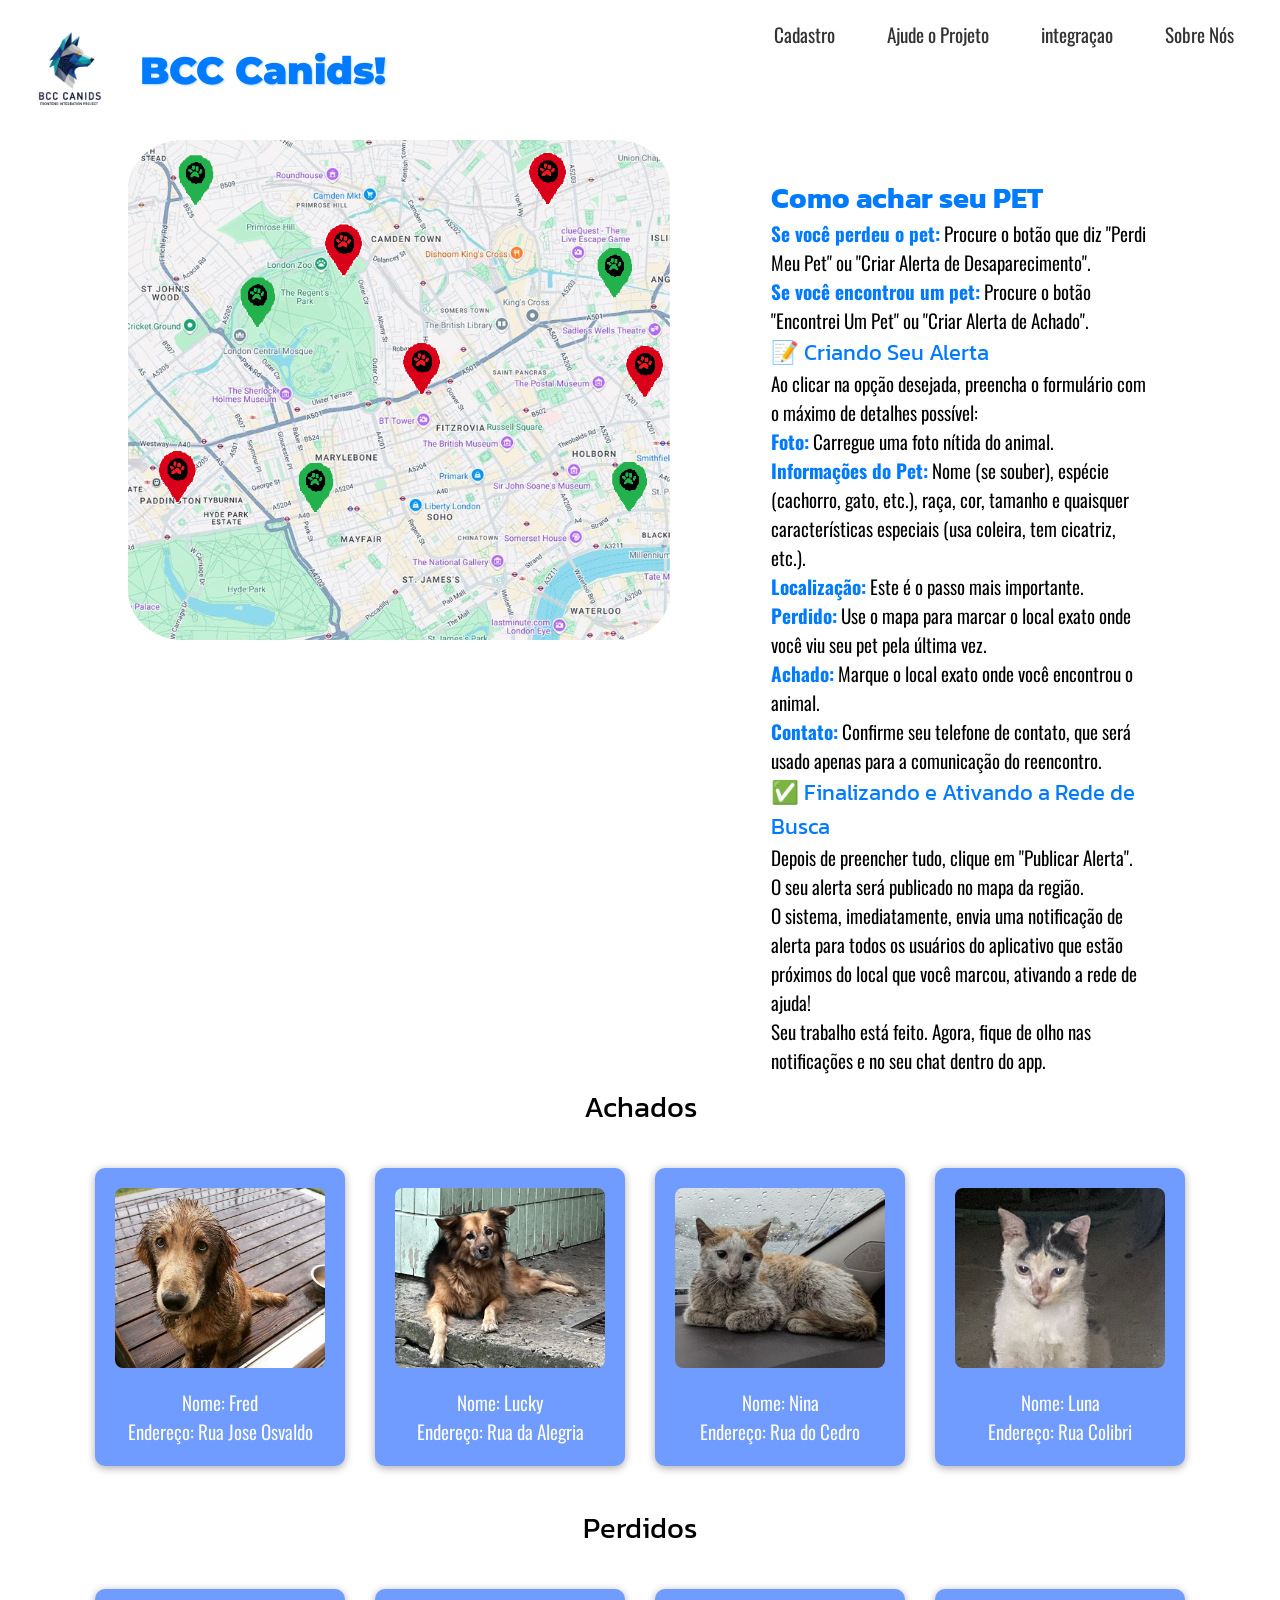
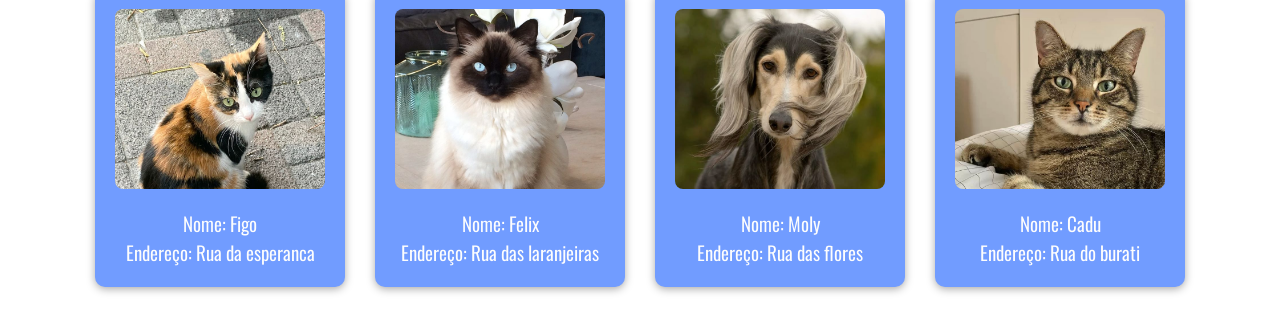
<file: projeto-FMU-Canids/index.html>
<html lang="pt-br">
<head>
    <meta charset="UTF-8">
    <meta name="viewport" content="width=device-width, initial-scale=1.0">
    <title>FMU Canids</title>
    <!-- Importando fontes do Google -->
     <link rel="stylesheet" href="estilos/main.css">
     <link href="https://fonts.googleapis.com/css2?family=Montserrat:wght@400&family=Oswald:wght@200&family=Kanit:ital,wght@1,400&display=swap" rel="stylesheet">
      </head>
<body class="home">
    <!-- Cabeçalho com logo e menu -->
   <header>
        <img src="imagens/file.png" alt="Logo do Projeto" class="logo">
    <!-- Menu de navegação -->
    <nav class="menu-direita">
  <ul>
    <li><a href="Páginas/cadastro.html">Cadastro</a></li>
    <li><a href="Páginas/pricing.html">Ajude o Projeto</a></li>
    <li><a href="Páginas/integrations.html">integraçao</a></li>
    <li><a href="Páginas/about.html">Sobre Nós</a></li>
  </ul>
</nav>   
  <h1 class="bcc-logo">BCC Canids!</h1>
    </header>

    <main>
        <!-- Seção principal com mapa e dicas -->
        <section class="principal">
            <!-- Mapa onde aparecem os pets -->
            <div class="mapa"></div>
            <!-- Dicas de como usar o site -->
            <div class="dicas">
                <h2><span style="color: #007bff; font-weight: bold;">Como achar seu PET</span></h2>
                <p><span style="color: #007bff; font-weight: bold;">Se você perdeu o pet:</span> Procure o botão que diz "Perdi Meu Pet" ou "Criar Alerta de Desaparecimento".</p>

                <p><span style="color: #007bff; font-weight: bold;">Se você encontrou um pet:</span> Procure o botão "Encontrei Um Pet" ou "Criar Alerta de Achado".</p>

                <h3 style="color: #007bff;">📝 Criando Seu Alerta</h3>
                <p>Ao clicar na opção desejada, preencha o formulário com o máximo de detalhes possível:</p>

                <p><span style="color: #007bff; font-weight: bold;">Foto:</span> Carregue uma foto nítida do animal.</p>

                <p><span style="color: #007bff; font-weight: bold;">Informações do Pet:</span> Nome (se souber), espécie (cachorro, gato, etc.), raça, cor, tamanho e quaisquer características especiais (usa coleira, tem cicatriz, etc.).</p>

                <p><span style="color: #007bff; font-weight: bold;">Localização:</span> Este é o passo mais importante.</p>

                <p><span style="color: #007bff; font-weight: bold;">Perdido:</span> Use o mapa para marcar o local exato onde você viu seu pet pela última vez.</p>

                <p><span style="color: #007bff; font-weight: bold;">Achado:</span> Marque o local exato onde você encontrou o animal.</p>

                <p><span style="color: #007bff; font-weight: bold;">Contato:</span> Confirme seu telefone de contato, que será usado apenas para a comunicação do reencontro.</p>

                <h3 style="color: #007bff;">✅ Finalizando e Ativando a Rede de Busca</h3>
                <p>Depois de preencher tudo, clique em "Publicar Alerta".</p>
                  <p>O seu alerta será publicado no mapa da região.</p>
                     <p>O sistema, imediatamente, envia uma notificação de alerta para todos os usuários do aplicativo que estão próximos do local que você marcou, ativando a rede de ajuda!</p>
                      <p>Seu trabalho está feito. Agora, fique de olho nas notificações e no seu chat dentro do app.</p>
                     </div>
        </section>
    
        <!-- Seção de pets achados -->
        <section class="achados">
            <div class="head1">
                <h1>Achados</h1>
                 </div>
            <!-- Lista de pets encontrados -->
            <div class="lista">
    <div class="pet-card">
        <img src="imagens/achado1.jpg" alt="Pet 1">
        <div>Nome: Fred<br>Endereço: Rua Jose Osvaldo</div>
    </div>
    <div class="pet-card">
        <img src="imagens/achado2.jpg" alt="Pet 2">
        <div>Nome: Lucky<br>Endereço: Rua da Alegria</div>
    </div>
    <div class="pet-card">
        <img src="imagens/achado3.jpg" alt="Pet 3">
        <div>Nome: Nina<br>Endereço: Rua do Cedro</div>
    </div>
    <div class="pet-card pet4">
        <img src="imagens/achado4.jpg" alt="Pet 4">
        <div>Nome: Luna<br>Endereço: Rua Colibri</div>
    </div>
</div>
        </section>
        
        <!-- Seção de pets perdidos -->
        <section class="perdidos">
            <div class="head2">
                  <h1>Perdidos</h1>
                  </div>
            <!-- Lista de pets desaparecidos -->
            <div class="lista">
    <div class="pet-card perdido1">
        <img src="imagens/perdido1.jpg" alt="Pet 1">
        <div>Nome: Figo<br>Endereço: Rua da esperanca</div>
    </div>
    <div class="pet-card perdido2">
        <img src="imagens/perdido2.jpg" alt="Pet 2">
        <div>Nome: Felix<br>Endereço: Rua das laranjeiras</div>
    </div>
    <div class="pet-card perdido3">
        <img src="imagens/perdido3.jpg" alt="Pet 3">
        <div>Nome: Moly<br>Endereço: Rua das flores</div>
    </div>
    <div class="pet-card">
        <img src="imagens/PerdidoPet4.jpg" alt="Pet 1">
        <div>Nome: Cadu<br>Endereço: Rua do burati</div>
    </div>
</div>
</section>
    </main>
     <footer>

    </footer>
</body>
</html>
</file>
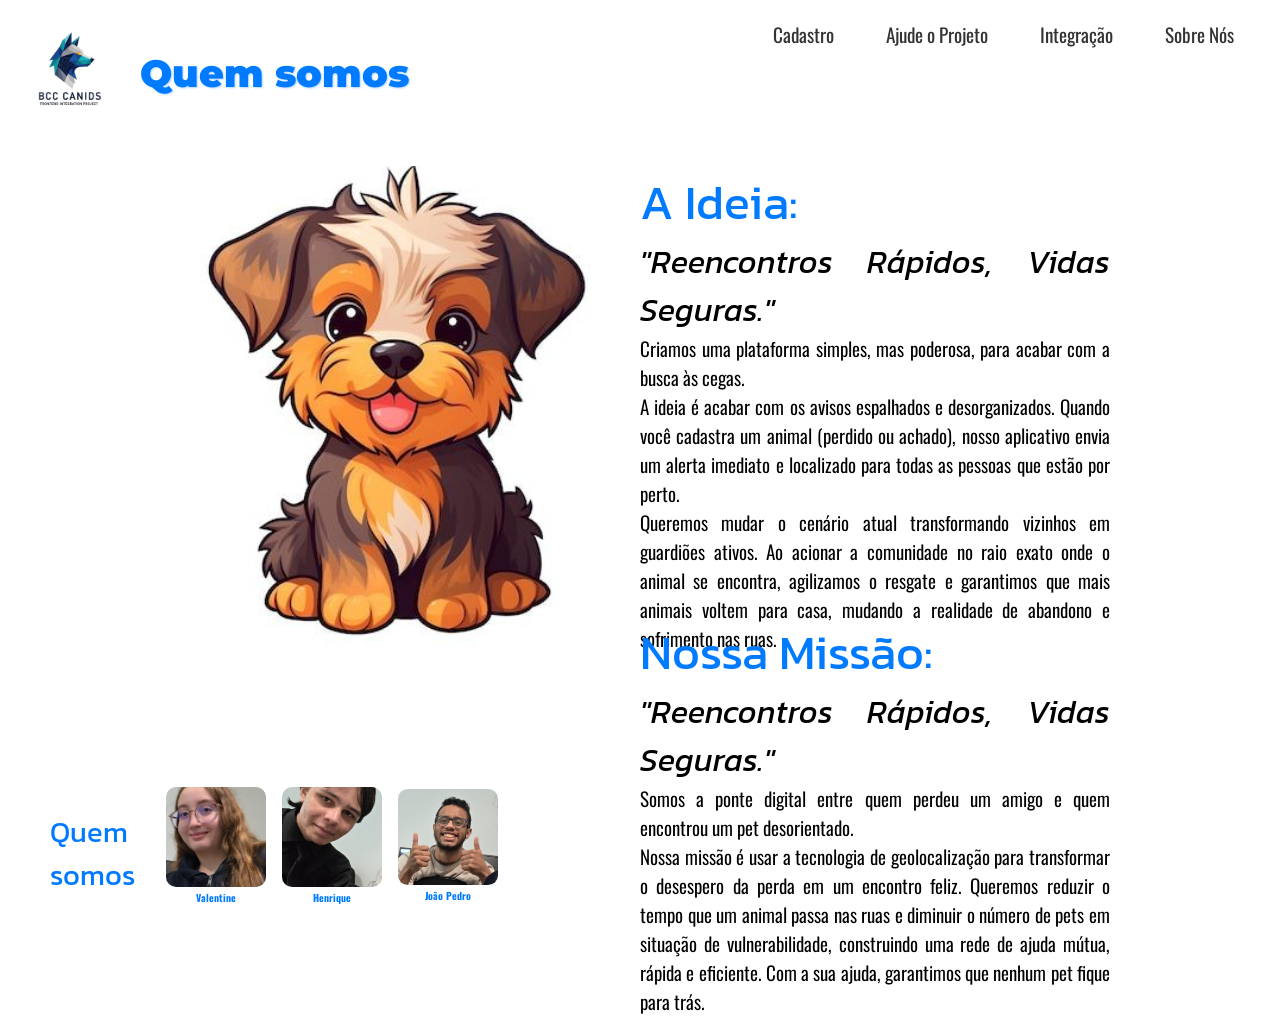
<file: projeto-FMU-Canids/Páginas/about.html>
<!DOCTYPE html>
<html lang="pt-br">
<head>
    <meta charset="UTF-8">
    <meta name="viewport" content="width=device-width, initial-scale=1.0">
    <title>FMU Canids</title>
    <link href="https://fonts.googleapis.com/css2?family=Montserrat:wght@400&family=Oswald:wght@200&family=Kanit:ital,wght@1,400&display=swap" rel="stylesheet">
    <!-- Importando estilos CSS -->
    <link rel="stylesheet" href="../estilos/main.css">
    <link rel="stylesheet" href="../estilos/mainlogo.css">
    <link rel="stylesheet" href="../estilos/about.css">
</head>
<body>
    <!-- Cabeçalho da página -->
    <header>
        <a href="../index.html">
            <img src="../imagens/file.png" alt="Logo do Projeto" class="logo">
        </a>
        <!-- Menu de navegação -->
        <nav class="menu-direita">
            <ul>
                <li><a href="cadastro.html">Cadastro</a></li>
                <li><a href="pricing.html">Ajude o Projeto</a></li>
                <li><a href="integrations.html">Integração</a></li>
                <li><a href="about.html">Sobre Nós</a></li>
            </ul>
        </nav>
        <h1 class="bcc-logo">Quem somos</h1>
    </header>

    <main>
        <!-- Seção sobre a ideia do projeto -->
        <section class="about">
            <div class="esquerda">
                <img src="../imagens/desenho cachorro.jpg" alt="Desenho de cachorro">
            </div>
            <div class="direita">
                <!-- Título com destaque -->
                <h1 class="titulo-destaque"><span style="color: #007bff;"> A Ideia:</h1>
                    <p class="sub-h" style="font-size: 2rem; font-family: Kanit; font-weight: 400; font-style: italic;">"Reencontros Rápidos, Vidas Seguras."</p>
                <p>Criamos uma plataforma simples, mas poderosa, para acabar com a busca às cegas.</p>
                <p>A ideia é acabar com os avisos espalhados e desorganizados. Quando você cadastra um animal (perdido ou achado), nosso aplicativo envia um alerta imediato e localizado para todas as pessoas que estão por perto.</p>
                <p>Queremos mudar o cenário atual transformando vizinhos em guardiões ativos. Ao acionar a comunidade no raio exato onde o animal se encontra, agilizamos o resgate e garantimos que mais animais voltem para casa, mudando a realidade de abandono e sofrimento nas ruas.</p>
            </div>
        </section>
        
        <!-- Seção quem somos -->
        <section class="quemsomos">
            <div class="esquerda">
                <div class="blocks">
                    <h1><span style="color: #007bff;">Quem somos</span></h1>
                    <!-- Membro 1 -->
                    <div class="bloco">
                        <img src="../imagens/val.png" alt="Membro da equipe 1">
                        <p>Valentine</p>
                    </div>
                    <!-- Membro 2 -->
                    <div class="bloco">
                        <img src="../imagens/henrique.png" alt="Membro da equipe 2">
                        <p>Henrique</p>
                    </div>
                    <!-- Membro 3 -->
                    <div class="bloco">
                        <img src="../imagens/jp.png" alt="Membro da equipe 3">
                        <p>João Pedro</p>
                    </div>
                </div>
            </div>
            <!-- Missão do projeto -->
            <div class="direita">
                <h1 class="titulo-destaque"><span style="color: #007bff;">Nossa Missão:</span></h1>
                <p class="sub-h" style="font-size: 2rem; font-family: Kanit; font-weight: 400; font-style: italic;">"Reencontros Rápidos, Vidas Seguras."</p>
                <p>Somos a ponte digital entre quem perdeu um amigo e quem encontrou um pet desorientado.</p>
                <p>Nossa missão é usar a tecnologia de geolocalização para transformar o desespero da perda em um encontro feliz. Queremos reduzir o tempo que um animal passa nas ruas e diminuir o número de pets em situação de vulnerabilidade, construindo uma rede de ajuda mútua, rápida e eficiente. Com a sua ajuda, garantimos que nenhum pet fique para trás.</p>
            </div>
        </section>
    
        
    </main>

    <footer>
        
    </footer>
</body>
</html>
</file>
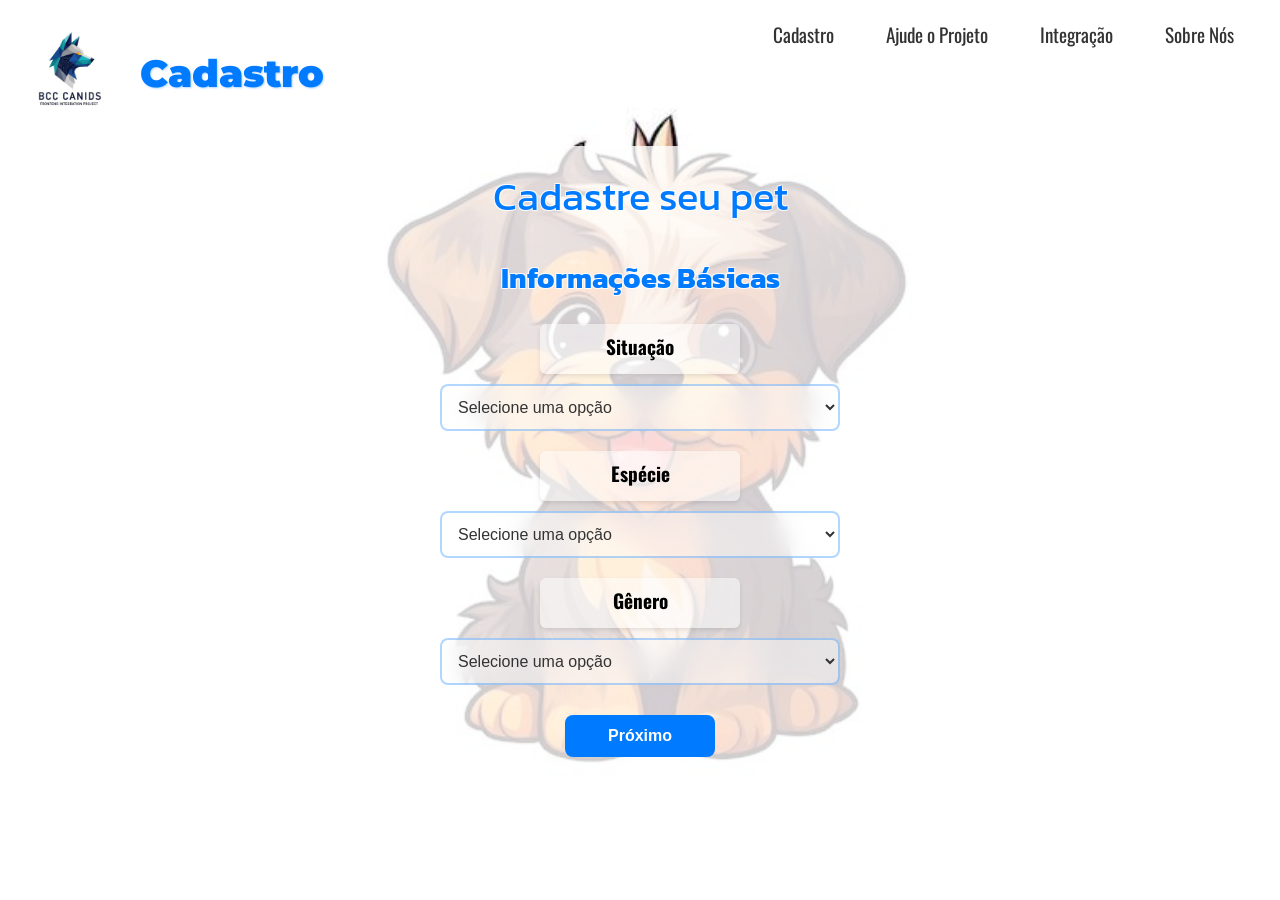
<file: projeto-FMU-Canids/Páginas/cadastro.html>
<!DOCTYPE html>
<html lang="pt-br">
<head>
    <meta charset="UTF-8">
    <meta name="viewport" content="width=device-width, initial-scale=1.0">
    <title>FMU Canids</title>
    <link href="https://fonts.googleapis.com/css2?family=Montserrat:wght@400&family=Oswald:wght@200&family=Kanit:ital,wght@1,400&display=swap" rel="stylesheet">
    <link rel="stylesheet" href="../estilos/main.css">
    <link rel="stylesheet" href="../estilos/mainlogo.css">
    <link rel="stylesheet" href="../estilos/form.css">
</head>
<body>
    <header>
        <a href="../index.html">
            <img src="../imagens/file.png" alt="Logo do Projeto" class="logo">
        </a>
        <!-- Menu de navegação -->
        <nav class="menu-direita">
            <ul>
                <li><a href="cadastro.html">Cadastro</a></li>
                <li><a href="pricing.html">Ajude o Projeto</a></li>
                <li><a href="integrations.html">Integração</a></li>
                <li><a href="about.html">Sobre Nós</a></li>
            </ul>
        </nav>
        <h1 class="bcc-logo">Cadastro</h1>
    </header>
    
<main>
    <section class="forms">
        <h1>Cadastre seu pet</h1>

        
        <!--
            Esta é a primeira seção do formulário, dedicada a informações básicas do pet.
            A classe "active" é o que a torna visível quando a página é carregada.
            As outras seções estão escondidas por padrão no CSS.
        -->
        <div id="section1" class="form-section active">
            <h2>Informações Básicas</h2>
            
            <div class="form-group">
                <div class="label"><label for="situacao">Situação</label></div>
                <!-- O menu <select> oferece opções fixas (achado ou perdido), evitando erros de digitação. -->
                <select id="situacao" name="situacao">
                    <option value="" disabled selected>Selecione uma opção</option>
                    <option value="achado">Achado</option>
                    <option value="perdido">Perdido</option>
                </select>
            </div>
            
            <div class="form-group">
                <div class="label"><label for="especie">Espécie</label></div>
                <!-- Outro menu de seleção para padronizar as opções de espécie. -->
                <select id="especie" name="especie">
                    <option value="" disabled selected>Selecione uma opção</option>
                    <option value="gato">Gato</option>
                    <option value="cachorro">Cachorro</option>
                    <option value="passaro">Pássaro</option>
                </select>
            </div>
            
            <div class="form-group">
                <div class="label"><label for="genero">Gênero</label></div>
                <!-- Menu de seleção para padronizar as opções de gênero. -->
                <select id="genero" name="genero">
                    <option value="" disabled selected>Selecione uma opção</option>
                    <option value="macho">Macho</option>
                    <option value="femea">Fêmea</option>
                </select>
            </div>
            
            <!-- Este botão chama a função JavaScript "nextSection(1)" para ir para a próxima seção. -->
            <button onclick="nextSection(1)">Próximo</button>
        </div>
        
        <!-- 
            Esta é a segunda seção do formulário, dedicada às características físicas.
            Ela só se tornará visível quando a classe "active" for adicionada pelo JavaScript.
        -->
        <div id="section2" class="form-section">
            <h2>Características Físicas</h2>
            
            <div class="form-group">
                <div class="label"><label for="raca">Raça</label></div>
                <input type="text" name="raca" id="raca">
            </div>
            
            <div class="form-group">
                <div class="label"><label for="porte">Porte</label></div>
                <!-- Menu de seleção para padronizar as opções de porte. -->
                <select id="porte" name="porte">
                    <option value="" disabled selected>Selecione uma opção</option>
                    <option value="pequeno">Pequeno</option>
                    <option value="medio">Médio</option>
                    <option value="grande">Grande</option>
                </select>
            </div>
            
            <div class="form-group">
                <div class="label"><label for="cor">Cor</label></div>
                <input type="text" name="cor" id="cor">
            </div>
            
            <!-- Botão para voltar à seção anterior. -->
            <button onclick="prevSection(2)">Voltar</button>
            <!-- Botão para avançar para a próxima seção. -->
            <button onclick="nextSection(2)">Proximo</button>
        </div>
        
        <!-- 
            Esta é a terceira e última seção do formulário.
            Contém informações de contato e detalhes adicionais.
        -->
        <div id="section3" class="form-section">
            <h2>Informações de Contato e Detalhes</h2>
            
            <div class="form-group">
                <div class="label"><label for="nome">Nome</label></div>
                <input type="text" name="nome" id="nome">
            </div>
            
            <div class="form-group">
                <div class="label"><label for="descricao">Descrição</label></div>
                <!-- A tag <textarea> permite um campo de texto de múltiplas linhas. -->
                <textarea name="descricao" id="descricao" rows="4"></textarea>
            </div>

            <div class="form-group">
            <div class="label"><label for="foto">Foto do pet</label></div>
            <input type="file" name="foto" id="foto" accept="image/*" multiple>
            </div>
            
            <div class="form-group">
                <div class="label"><label for="endereco">Endereço</label></div>
                <input type="text" name="endereco" id="endereco">
            </div>
            
            <div class="form-group">
                <div class="label"><label for="data">Data (sumiu/foi encontrado)</label></div>
                <!-- O tipo "date" cria um seletor de calendário nativo do navegador. -->
                <input type="date" name="data" id="data">
            </div>
            
            <div class="form-group">
                <div class="label"><label for="telefone">Telefone</label></div>
                <!-- O tipo "tel" indica um campo de telefone. O evento oninput chama a função para formatar o número. -->
                <input type="tel" name="telefone" id="telefone" oninput="formatPhoneNumber(this)">
            </div>
            
            <!-- Botão para voltar à seção anterior. -->
            <button onclick="prevSection(3)">Voltar</button>
            <!-- Este botão finaliza o formulário chamando a função "submitForm". -->
            <button onclick="submitForm()">Cadastrar Pet</button>
        </div>
    </section>
</main>
    <footer></footer>
    <script src="../Cadastro.js"></script>

</body>
</html>
</file>
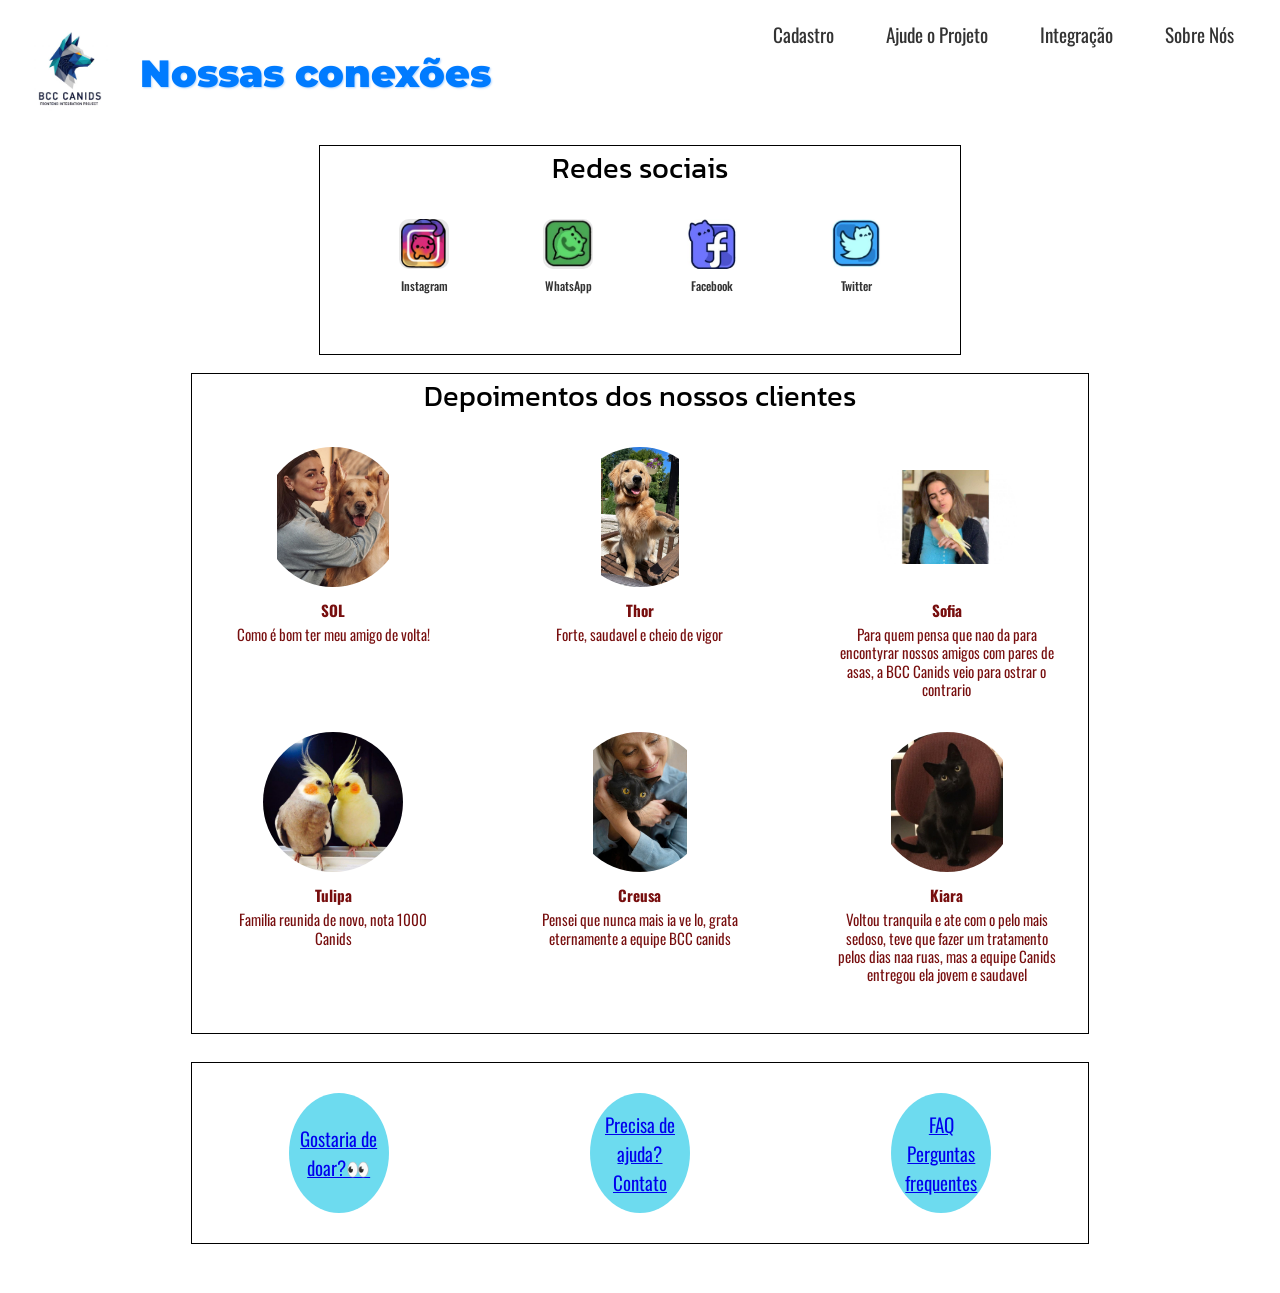
<file: projeto-FMU-Canids/Páginas/integrations.html>
<!DOCTYPE html>
<html lang="pt-br">
<head>
    <meta charset="UTF-8">
    <meta name="viewport" content="width=device-width, initial-scale=1.0">
    <title>FMU Canids</title>
    <link href="https://fonts.googleapis.com/css2?family=Montserrat:wght@400&family=Oswald:wght@200&family=Kanit:ital,wght@1,400&display=swap" rel="stylesheet">
    <!-- Importando estilos CSS -->
    <link rel="stylesheet" href="../estilos/main.css">
    <link rel="stylesheet" href="../estilos/mainlogo.css">
    <link rel="stylesheet" href="../estilos/integration.css">
</head>
<body>
    <!-- Cabeçalho da página -->
    <header>
        <a href="../index.html">
            <img src="../imagens/file.png" alt="Logo do Projeto" class="logo">
        </a>
        <!-- Menu de navegação -->
        <nav class="menu-direita">
            <ul>
                <li><a href="cadastro.html">Cadastro</a></li>
                <li><a href="pricing.html">Ajude o Projeto</a></li>
                <li><a href="integrations.html">Integração</a></li>
                <li><a href="about.html">Sobre Nós</a></li>
            </ul>
        </nav>
        <h1 class="bcc-logo">Nossas conexões</h1>
    </header>

    <main>
        <!-- Seção de redes sociais -->
        <section class="redes">
            <h1>Redes sociais</h1>
            <div class="caixa">
                <!-- Instagram -->
                <a href="https://www.instagram.com" target="_blank" class="item">
                    <img src="../imagens/redesocial1.png" alt="Instagram">
                    <span class="label">Instagram</span>
                </a>
                <!-- WhatsApp -->
                <a href="https://wa.me/" target="_blank" class="item">
                    <img src="../imagens/redesocial2.png" alt="WhatsApp">
                    <span class="label">WhatsApp</span>
                </a>
                <!-- Facebook -->
                <a href="https://www.facebook.com" target="_blank" class="item">
                    <img src="../imagens/redesocial3.png" alt="Facebook">
                    <span class="label">Facebook</span>
                </a>
                <!-- Twitter -->
                <a href="https://www.twitter.com" target="_blank" class="item">
                    <img src="../imagens/redesocial4.png" alt="Twitter">
                    <span class="label">Twitter</span>
                </a>
            </div>
        </section>

        <!-- Seção de depoimentos -->
        <section class="depoimentos">
            <h1>Depoimentos dos nossos clientes</h1>

            <!-- Primeira linha de depoimentos -->
            <div class="dp">
                <!-- Depoimento 1 -->
                <div class="depoimento">
                    <div class="item"><img src="../imagens/donadogolden1NOVO.jpg" alt="Dona Golden"></div>
                    <div class="texto"><strong>SOL</strong><p>Como é bom ter meu amigo de volta!</p></div>
                </div>

                <!-- Depoimento 2 -->
                <div class="depoimento">
                    <div class="item"><img src="../imagens/GoldenNOVO.jpg" alt="Golden"></div>
                    <div class="texto"><strong>Thor</strong><p>Forte, saudavel e cheio de vigor</p></div>
                </div>

                <!-- Depoimento 3 -->
                <div class="depoimento">
                    <div class="item"><img src="../imagens/DonaDoPassaroNOVO.jpg" alt="Dona Pássaro"></div>
                    <div class="texto"><strong>Sofia</strong><p>Para quem pensa que nao da para encontyrar nossos amigos com pares de asas, a BCC Canids veio para ostrar o contrario</p></div>
                </div>
                
                <!-- Depoimento 4 -->
                <div class="depoimento">
                    <div class="item"><img src="../imagens/passaroNOVO.jpg" alt="Pássaro"></div>
                    <div class="texto"><strong>Tulipa</strong><p>Familia reunida de novo, nota 1000 Canids</p></div>
                </div>

                <div class="depoimento">
                    <div class="item"><img src="../imagens/DonaGatopretoNOVO.jpg" alt="Cliente 3"></div>
                    <div class="texto"><strong>Creusa</strong><p>Pensei que nunca mais ia ve lo, grata eternamente a equipe BCC canids</p></div>
                </div>

                <!-- Depoimento 6 -->
                <div class="depoimento">
                    <div class="item"><img src="../imagens/GatoPretoNOVO.jpg" alt="Cliente 4"></div>
                    <div class="texto"><strong>Kiara</strong><p>Voltou tranquila e ate com o pelo mais sedoso, teve que fazer um tratamento pelos dias naa ruas, mas a equipe Canids entregou ela jovem e saudavel</p></div>
                </div>
            </div>

            <!-- Segunda linha de depoimentos -->
            <div class="dp">
                <!-- Depoimento 5 -->
                
            </div>
        </section>
        
        <!-- Seção de suporte e ajuda -->
        <section class="suporte">
            <!-- Botão de doação -->
            <a href="#" target="" class="sups"><p>Gostaria de doar?👀</p></a>
            <!-- Botão de contato -->
            <a href="#" target="" class="sups"><p>Precisa de ajuda?</p><p>Contato</p></a>
            <!-- Botão de FAQ -->
            <a href="#" target="" class="sups"><p>FAQ</p><p>Perguntas frequentes</p></a>
        </section>
    </main>

    <footer>
        
    </footer>
</body>
</html>
</file>
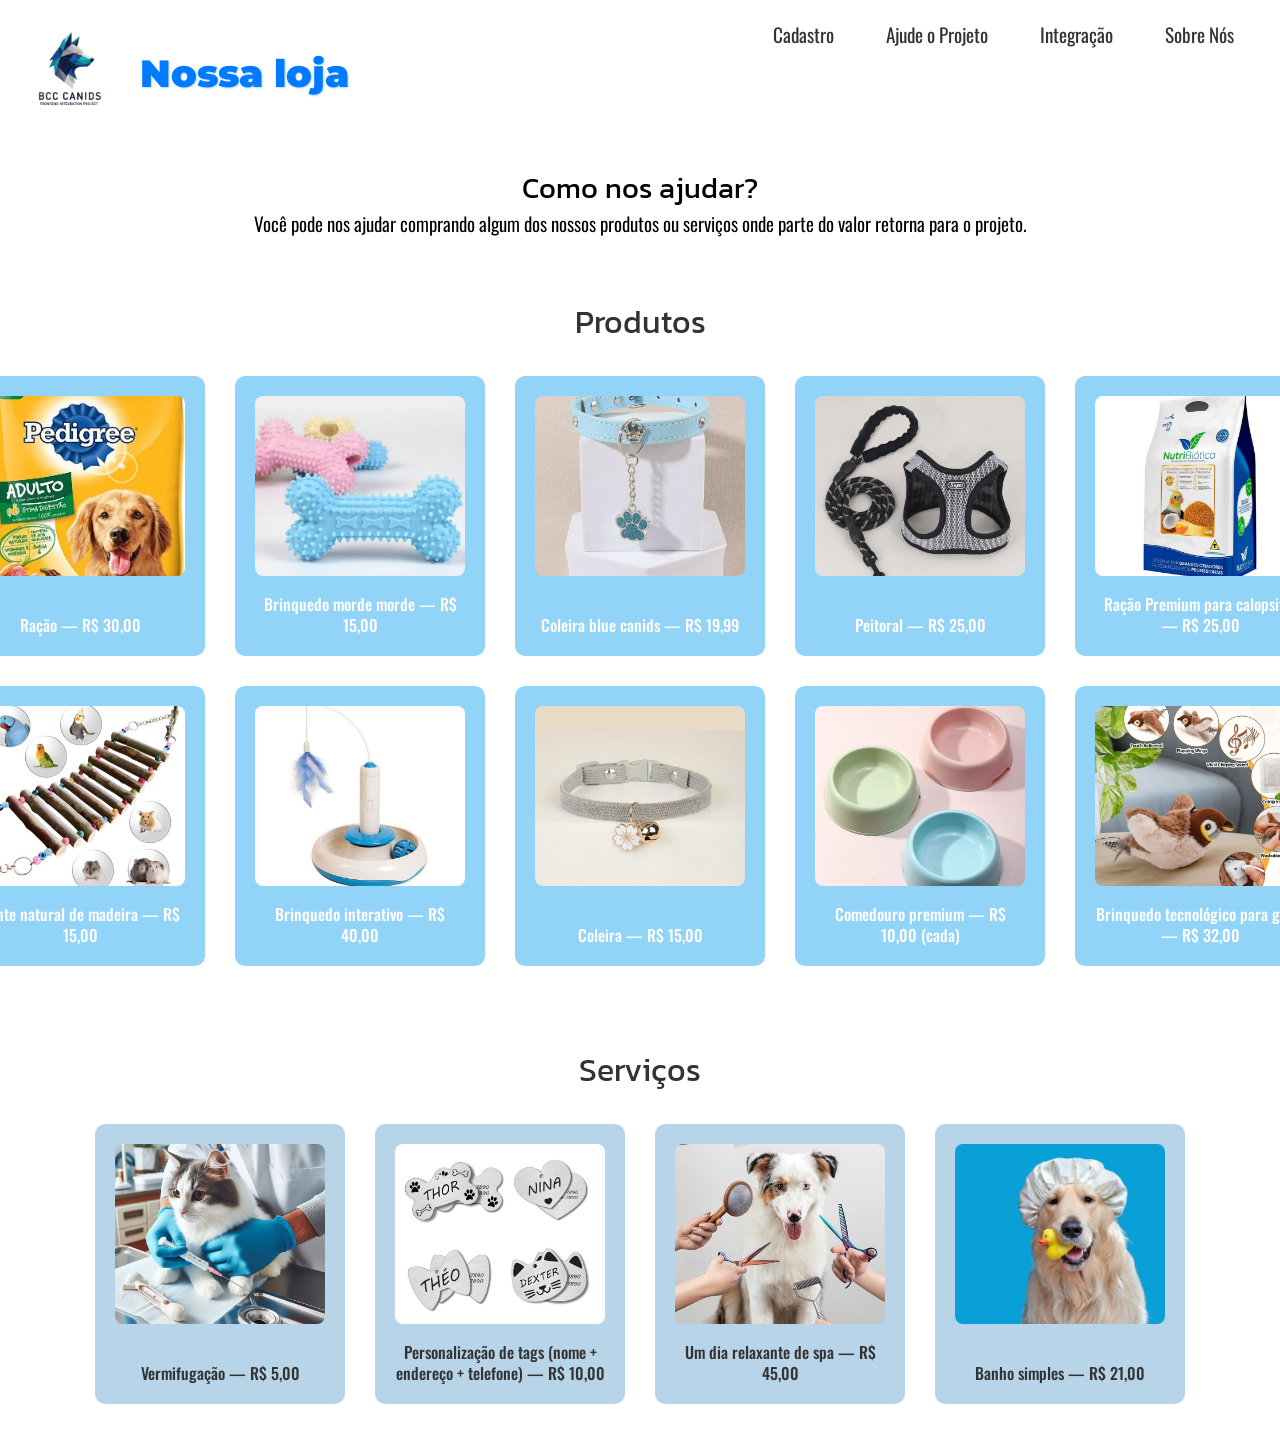
<file: projeto-FMU-Canids/Páginas/pricing.html>
<!DOCTYPE html>
<html lang="pt-br">
<head>
    <meta charset="UTF-8">
    <meta name="viewport" content="width=device-width, initial-scale=1.0">
    <title>FMU Canids</title>
    <link href="https://fonts.googleapis.com/css2?family=Montserrat:wght@400&family=Oswald:wght@200&family=Kanit:ital,wght@1,400&display=swap" rel="stylesheet">
    <!-- Importando estilos CSS -->
    <link rel="stylesheet" href="../estilos/main.css">
    <link rel="stylesheet" href="../estilos/mainlogo.css">
    <link rel="stylesheet" href="../estilos/about.css">
    <link rel="stylesheet" href="../estilos/pricing.css">
</head>
<body>
    <!-- Cabeçalho da página -->
    <header>
        <a href="../index.html">
            <img src="../imagens/file.png" alt="Logo do Projeto" class="logo">
        </a>
        <!-- Menu de navegação -->
        <nav class="menu-direita">
            <ul>
                <li><a href="cadastro.html">Cadastro</a></li>
                <li><a href="pricing.html">Ajude o Projeto</a></li>
                <li><a href="integrations.html">Integração</a></li>
                <li><a href="about.html">Sobre Nós</a></li>
            </ul>
        </nav>
        <h1 class="bcc-logo">Nossa loja</h1>
    </header>

    <main>
        <!-- Explicação da página -->
        <section class="head">
            <h1>Como nos ajudar?</h1>
            <p>Você pode nos ajudar comprando algum dos nossos produtos ou serviços onde parte do valor retorna para o projeto.</p>
        </section>

        <!-- Seção de produtos -->
        <section class="produtos">
            <h2>Produtos</h2>
            <!-- Grade de produtos -->
            <div class="grid-container">
                <!-- Produto 1 -->
                <a href="#" class="produto">
                    <img src="../imagens/produto1racao.jpg" alt="Ração 1">
                    <div class="prod-info">Ração — R$ 30,00</div>
                </a>
                <!-- Produto 2 -->
                <a href="#" class="produto">
                    <img src="../imagens/brinquedo.jpg" alt="Brinquedo 1">
                    <div class="prod-info">Brinquedo morde morde — R$ 15,00</div>
                </a>
                <!-- Produto 3 -->
                <a href="#" class="produto">
                    <img src="../imagens/coleira.jpg" alt="Coleira">
                    <div class="prod-info">Coleira blue canids — R$ 19,99</div>
                </a>
                <!-- Produto 4 -->
                <a href="#" class="produto">
                    <img src="../imagens/acessorio.jpg" alt="Acessório">
                    <div class="prod-info">Peitoral — R$ 25,00</div>
                </a>
                <!-- Produto 5 -->
                <a href="#" class="produto">
                    <img src="../imagens/racaoPremiumCalopsita.jpg" alt="Ração 2">
                    <div class="prod-info">Ração Premium para calopsitas — R$ 25,00</div>
                </a>
                <!-- Produto 6 -->
                <a href="#" class="produto">
                    <img src="../imagens/pontenaturaldemadeira.jpg" alt="Brinquedo 3">
                    <div class="prod-info">Ponte natural de madeira — R$ 15,00</div>
                </a>
                <!-- Produto 7 -->
                <a href="#" class="produto">
                    <img src="../imagens/brinquedoInterativo.jpg" alt="Brinquedo 2">
                    <div class="prod-info">Brinquedo interativo — R$ 40,00</div>
                </a>
                <!-- Produto 8 -->
                <a href="#" class="produto">
                    <img src="../imagens/coleira2.jpg" alt="Coleira 2">
                    <div class="prod-info">Coleira — R$ 15,00</div>
                </a>
                <!-- Produto 9 -->
                <a href="#" class="produto">
                    <img src="../imagens/comedouro.jpg" alt="Comedouro">
                    <div class="prod-info">Comedouro premium — R$ 10,00 (cada)</div>
                </a>
                <!-- Produto 10 -->
                <a href="#" class="produto">
                    <img src="../imagens/brinquedointerativogato.jpg" alt="Brinquedo 4">
                    <div class="prod-info">Brinquedo tecnológico para gatos — R$ 32,00</div>
                </a>
            </div>
        </section>

        <!-- Seção de serviços -->
        <section class="servicos">
            <h2>Serviços</h2>
            <!-- Grade de serviços -->
            <div class="grid-container">
                <!-- Serviço 1 -->
                <a href="#" class="servico">
                    <img src="../imagens/vermifugação.jpg" alt="Vermifugação">
                    <div class="servico-info">Vermifugação — R$ 5,00</div>
                </a>
                <!-- Serviço 2 -->
                <a href="#" class="servico">
                    <img src="../imagens/personalizaçãoDeTags.jpg" alt="Personalização de Tags">
                    <div class="servico-info">Personalização de tags (nome + endereço + telefone) — R$ 10,00</div>
                </a>
                <!-- Serviço 3 -->
                <a href="#" class="servico">
                    <img src="../imagens/UmDiaDeSpa.jpg" alt="Spa">
                    <div class="servico-info">Um dia relaxante de spa — R$ 45,00</div>
                </a>
                <!-- Serviço 4 -->
                <a href="#" class="servico">
                    <img src="../imagens/Banho.jpg" alt="Banho">
                    <div class="servico-info">Banho simples — R$ 21,00</div>
                </a>
            </div>
        </section>
    </main>

    <footer>
        
    </footer>
</body>
</html>
</file>
<file: projeto-FMU-Canids/estilos/main.css>
@charset "UTF-8";

@import url('https://fonts.googleapis.com/css2?family=Kanit:ital,wght@0,100;0,200;0,300;0,400;0,500;0,600;0,700;0,800;0,900;1,100;1,200;1,300;1,400;1,500;1,600;1,700;1,800;1,900&family=Oswald:wght@200..700&display=swap');
@import url('https://fonts.googleapis.com/css2?family=Oswald:wght@200..700&display=swap');

/* Reseta espaçamentos padrão do navegador */
* {
    margin: 0;
    padding: 0;
    box-sizing: border-box;
}

/* Cabeçalho do site */
header {
    background-color: rgb(255, 255, 255);
    padding: 20px;
    display: flex;
    align-items: center;
}

/* Logo do projeto */
.logo {
    width: 100px;
    height: auto;
    margin-right: 20px;
}

/* Menu no canto direito */
.menu-direita {
    position: absolute;
    top: 20px;
    right: 30px;
}

.menu-direita ul {
    display: flex;
    gap: 20px;
    list-style: none;
    margin: 0;
    padding: 0;
}

.menu-direita a {
    text-decoration: none;
    color: #333;
    font-weight: 400;
    padding: 8px 16px;
    border-radius: 8px;
    transition: transform 0.3s ease, box-shadow 0.3s ease, background-color 0.3s ease;
}

/* Efeito de luz azul ao passar o mouse */
.menu-direita a:hover {
    transform: translateY(-3px);
    box-shadow: 0 6px 12px rgba(0, 183, 255, 0.4);
    background-color: rgba(0, 123, 255, 0.1);
}

/* Seção principal com mapa e dicas */
.principal {
    display: grid;
    grid-template-columns: 53% 47%;
    margin: 0 10vw;
}

/* Mapa interativo */
.principal .mapa {
    width: 100%;
    max-width: 800px;
    height: 500px;
    background-image: url('../imagens/mapapronto.png');
    background-size: cover;
    background-position: center;
    background-repeat: no-repeat;
    border-radius: 10%;
    overflow: hidden;
}

.principal .mapa img {
    width: 100%;
    height: 100%;
    object-fit: cover;
    display: block;
}

/* Dicas ao lado do mapa */
.principal .dicas {
    text-align: left;
    padding-top: 4vh;
    margin-left: 100px;
}

/* Título da seção achados */
.achados .head1 {
    background-color: rgb(255, 255, 255);
    padding: 10px;
    text-align: center;
}

/* Título da seção perdidos */
.perdidos .head2 {
    background-color: rgb(255, 255, 255);
    padding: 10px;
    text-align: center;
}

/* Lista de pets achados e perdidos em grade */
.achados .lista,
.perdidos .lista {
    display: grid;
    grid-template-columns: repeat(4, 250px);
    gap: 30px;
    max-width: 1200px;
    margin: 30px auto;
    padding: 0 20px;
    justify-content: center;
}

/* Card de cada pet - estilo similar aos produtos */
.pet-card {
    background: #719cff;
    border-radius: 10px;
    padding: 20px;
    box-sizing: border-box;
    display: flex;
    flex-direction: column;
    align-items: center;
    justify-content: space-between;
    gap: 12px;
    min-height: 280px;
    width: 250px;
    text-align: center;
    color: #fdfdfd;
    box-shadow: 0 2px 8px rgba(0, 0, 0, 0.34);
    transition: transform 0.3s ease, box-shadow 0.3s ease;
    cursor: pointer;
}

/* Efeito ao passar o mouse no card */
.pet-card:hover {
    transform: translateY(-5px);
    box-shadow: 0 8px 16px rgba(0, 0, 0, 0.2);
}

/* Foto do pet */
.pet-card img {
    width: 100%;
    height: 180px;
    object-fit: cover;
    border-radius: 8px;
    margin-bottom: 8px;
}

/* Ajusta posição das fotos específicas */
.perdido1 img {
    object-position: 0 18%;
}    
.pet4 img {
    object-position: 0 20%;
}
.perdido3 img {
    object-position: 0 17%;
}
.perdido2 img {
    object-position: 0 2%;
}

/* Formulários */
.forms{
    margin: auto;
    padding: 20px;
    display: block;
    text-align: center;
}

/* Seção sobre */
.about{
    display: grid;
    grid-template-columns: 1fr 1fr;
    padding: 10px;
    height: 50vh;
}

/* Cursor personalizado (patinha) */
body {
    cursor: url('../imagens/Pata1.png') 18 18, auto;
}

/* Cursor ao passar em coisas clicáveis */
.menu-direita a,
a, button, [role="button"], input, select, textarea, label, .produto, .servico, .clicavel {
    cursor: url('../imagens/Pata2.png') 18 18, pointer;
}

/* Campos de texto e upload */
.forms input[type="text"],
.forms input[type="file"] {
    width: 80%;
    padding: 8px;
    margin: 10px 0;
    border: 1px solid #ccc;
    border-radius: 5px;
    font-size: 1rem;
    display: block;
    margin-left: auto;
    margin-right: auto;
}

.forms label {
    display: block;
    margin-bottom: 5px;
    font-weight: bold;
    text-align: center;
    width: 80%;
    margin-left: auto;
    margin-right: auto;
}

.form-group label {
    display: block;
    text-align: center;
    margin-bottom: 5px;
}

/* Campo de texto grande */
.forms textarea {
    width: 80%;
    height: 100px;
    padding: 10px;
    margin: 10px 0;
    border: 1px solid #ccc;
    border-radius: 5px;
    font-size: 1rem;
    resize: vertical;
    display: block;
    margin-left: auto;
    margin-right: auto;
    text-align:center;
}

/* Fontes do Google Fonts */
.bcc-logo {
    font-family: 'Montserrat', Arial, sans-serif;
    font-weight: 900;
    color: #007bff;
    text-shadow: 1px 1px 2px rgba(0, 123, 255, 0.3);
    font-stretch: expanded;
}

body {
    font-family: 'Oswald', Arial, sans-serif;
    font-weight: 370;
    font-size: 1.2rem;
}

h1, h2, h3, h4, h5, h6 {
    font-family: 'Kanit', Arial, sans-serif;
    font-style: normal;
    font-weight: 400;
}

/* Responsividade para tablets */
@media (max-width: 768px) {
    .achados .lista,
    .perdidos .lista {
        grid-template-columns: repeat(2, 1fr);
        gap: 20px;
    }
    
    .pet-card {
        min-height: 240px;
    }
    
    .pet-card img {
        height: 150px;
    }
}

/* Responsividade para celulares */
@media (max-width: 480px) {
    .achados .lista,
    .perdidos .lista {
        grid-template-columns: 1fr;
        gap: 20px;
    }
}
</file>
<file: projeto-FMU-Canids/estilos/mainlogo.css>
@charset "UTF-8";
@import url('https://fonts.googleapis.com/css2?family=Oswald:wght@200..700&display=swap');
/* Remove margens padrão */
* {
    margin: 0;
    padding: 0;
    box-sizing: border-box;
}

/* Cabeçalho sem fundo */
header {
    background-color: rgba(255, 255, 255, 0);
    padding: 20px;
    display: flex;
    align-items: center;
}

/* Logo com tamanho padrão igual ao index */
.logo {
    width: 100px;
    height: auto;
    margin-right: 20px;
}

/* Seção principal */
.principal {
    display: grid;
    grid-template-columns: 53% 47%;
    margin: 0 10vw;

    & .mapa {
        width: 800px;
        height: 500px;
        background-color: lightgreen;
    }

    & .dicas {
        padding-top: 40vh;
        margin-right: 20vw;
    }
}

/* Seção de achados */
.achados {
    & .lista {
        display: grid;
        grid-template-columns: repeat(auto-fit, minmax(7.5rem, 1fr));
        
        & p {
            margin: 10px;
            background-color: lightgray;
        }
    }
}

/* Seção de perdidos */
.perdidos {
    & .lista {
        display: grid;
        grid-template-columns: repeat(auto-fit, minmax(7.5rem, 1fr));
        
        & p {
            margin: 10px;
            background-color: lightgray;
        }
    }
}
</file>
<file: projeto-FMU-Canids/estilos/about.css>
@charset "UTF-8";
@import url('https://fonts.googleapis.com/css2?family=Oswald:wght@200..700&display=swap');
/* Seção quem somos */
.quemsomos {
    display: grid;
    grid-template-columns: 1fr 1fr;
    padding: 20px;
}

/* Container dos blocos da equipe */
.blocks {
    display: grid;
    gap: 10px;
    grid-template-columns: repeat(auto-fit, minmax(10px, 0.2fr));
    padding: 30px;
    align-items: end; /* alinha no final */
    margin-top: 150px; /* empurra para baixo */
}

.direita p {
    margin-right: 150px;
    text-align: justify;
}

/* Cada membro da equipe */
.bloco {
    height: 100px;
    width: 100px;
    display: flex;
    flex-direction: column;
    align-items: center;
    justify-content: center;
    padding: 5px;
    box-sizing: border-box;
}

/* Foto do membro */
.bloco img {
    width: 100px;
    height: 100px;
    object-fit: cover;
    border-radius: 10%;
    margin-bottom: 3px;
}

/* Nome do membro */
.bloco p {
    font-size: 10px;
    text-align: center;
    color: #007bff;
    margin: 2;
    font-weight: bold;
}

/* Seção sobre o projeto */
.about {
    display: grid;
    grid-template-columns: 1fr 1fr;
    padding: 20px;
    height: 50vh;
}

/* Imagem do cachorro */
.about .esquerda img {
    display: grid;
    width: 120%;
    height: 65%;
    object-fit: cover;
}

/* Título com destaque */
.titulo-destaque {
    font-size: 1.5rem;
}

/* Parte azul do título */
.titulo-destaque span {
    font-size: 3rem;
}
</file>
<file: projeto-FMU-Canids/estilos/form.css>
@charset "UTF-8";
@import url('https://fonts.googleapis.com/css2?family=Oswald:wght@200..700&display=swap');
/* Plano de fundo da página inteira */
body {
    background-image: url('../imagens/desenho\ cachorro.jpg');
    background-size: 80%;
    background-position: center;
    background-repeat: no-repeat;
    background-attachment: fixed;
    min-height: 100vh;
}

.forms{
    margin: auto;
    padding: 20px;
    display: block;
    box-sizing: border-box;
    max-width: 600px;
    text-align: center;
    border-radius: 15px;
    position: relative;

    background-color: rgba(255, 255, 255, 0.795);

    & h1, h2 {
        text-shadow:
    -1px -1px 0 rgba(255, 255, 255, 0.711), /* Top-left shadow */
    1px -1px 0 rgba(255, 255, 255, 0.711),  /* Top-right shadow */
    -1px 1px 0 rgba(255, 255, 255, 0.711),  /* Bottom-left shadow */
    1px 1px 0 rgba(255, 255, 255, 0.711);   /* Bottom-right shadow */
    }

}

.forms h1 {
    color: #007bff;
    font-size: 2.5rem;
    margin-bottom: 30px;
    text-align: center;
}

/* Título do header também em azul */
header h1 {
    color: #007bff;
    font-weight: bold;
}

.form-section h2 {
    color: #007bff;
    font-size: 1.8rem;
    margin-bottom: 25px;
    text-align: center;
    font-weight: bold;
}

.label{
    font-size: 1.2rem;
    display: block;
    margin-bottom: 8px;
    font-weight: bold;
    text-align: center;
    background-color: rgba(255, 255, 255, 0.511);
    padding: 8px 15px;
    border-radius: 6px;
    margin: 10px auto;
    max-width: 200px;
    box-shadow: 0 2px 4px rgba(0, 0, 0, 0.1);
}

/* Por padrão, todas as seções do formulário estão escondidas */
.form-section {
    display: none;
}

/* A seção com a classe 'active' é exibida */
.form-section.active {
    display: block;
    text-align: center;
}

.form-group {
    text-align: center;
    margin: 20px auto;
    max-width: 400px;
}

/* Padronização de todos os campos de input */
.form-group input[type="text"],
.form-group input[type="tel"],
.form-group input[type="date"],
.form-group input[type="file"],
.form-group select,
.form-group textarea {
    width: 100%;
    max-width: 400px;
    padding: 12px;
    margin: 8px auto;
    border: 2px solid rgba(0, 123, 255, 0.3);
    border-radius: 8px;
    font-size: 1rem;
    background-color: rgba(255, 255, 255, 0.414);
    backdrop-filter: blur(10px);
    color: #333;
    display: block;
    box-sizing: border-box;
    transition: all 0.3s ease;
}

/* Efeito hover nos campos */
.form-group input[type="text"]:hover,
.form-group input[type="tel"]:hover,
.form-group input[type="date"]:hover,
.form-group input[type="file"]:hover,
.form-group select:hover,
.form-group textarea:hover {
    border-color: rgba(0, 123, 255, 0.6);
    background-color: rgba(255, 255, 255, 0.414);
}

/* Efeito focus nos campos */
.form-group input[type="text"]:focus,
.form-group input[type="tel"]:focus,
.form-group input[type="date"]:focus,
.form-group input[type="file"]:focus,
.form-group select:focus,
.form-group textarea:focus {
    outline: none;
    border-color: #007bff;
    background-color: rgba(255, 255, 255, 0.3);
    box-shadow: 0 0 10px rgba(0, 123, 255, 0.3);
}

/* Padronização dos botões */
.form-section button {
    width: 150px;
    padding: 12px 20px;
    margin: 10px;
    border: none;
    border-radius: 8px;
    background-color: #007bff;
    color: white;
    font-size: 1rem;
    font-weight: bold;
    cursor: pointer;
    transition: all 0.3s ease;
    display: inline-block;
}

.form-section button:hover {
    background-color: #0056b3;
    transform: translateY(-2px);
    box-shadow: 0 4px 8px rgba(0, 123, 255, 0.3);
}

/* Estilo específico para textarea */
.form-group textarea {
    resize: vertical;
    min-height: 100px;
}

/* Placeholder transparente */
.form-group input::placeholder,
.form-group textarea::placeholder {
    color: rgba(51, 51, 51, 0.6);
}
</file>
<file: projeto-FMU-Canids/estilos/integration.css>
@charset "UTF-8";
@import url('https://fonts.googleapis.com/css2?family=Oswald:wght@200..700&display=swap');
/* Seção de redes sociais */
.redes{
    margin: auto;
    display: block;
    text-align: center;
    outline: 1px solid black;
    max-width: 50vw;
    padding-bottom: 50px;

    & .caixa{
        display: flex;
        flex-flow: row nowrap; /* mantém tudo na mesma linha */
        justify-content: space-evenly;
        border-radius: 20%;
        align-items: center;

        & .item{
            margin-top: 20px;
            flex-basis: 80px;
            width: 80px;
            height: auto;
            background-color: rgb(255, 255, 255);
            border-radius: 20%;
            cursor: pointer;
            transition: transform 0.3s ease;
            text-decoration: none;
            display: flex;
            flex-direction: column;
            align-items: center;
            justify-content: center;
            padding: 10px;
            gap: 8px;
        }
        
        /* Efeito ao passar o mouse */
        & .item:hover {
            transform: scale(1.1); /* aumenta o tamanho */
        }
        
        /* Ícones das redes sociais */
        & .item img {
            border-radius: 20%;
            width: 50px;
            height: 50px;
            object-fit: cover;
        }
        
        /* Nome da rede social */
        & .item .label {
            display: block;
            font-size: 0.75rem;
            color: #333;
            text-align: center;
            font-weight: 500;
        }
    }
}

/* Seção de depoimentos */
.depoimentos {
    margin: auto;
    display: block;
    text-align: left;
    max-width: 70vw;
    outline: 1px solid black;
    margin-top: 20px;
    padding-bottom: 30px;
    margin-bottom: 30px;

    & h1{
        text-align: center;
    }

    & .dp {
        display: grid;
        grid-template-columns: 1fr 1fr 1fr;
        justify-items: center;
        column-gap: 5px;
        margin-top: 20px;
    }
    
    & .item{
        margin-top: 10px;
        width: 200px;
        height: 200px;
        background-color: rgb(255, 255, 255);
        border-radius: 50%;
    }
}

/* Tamanho padrão dos avatares */
:root {
    --avatar-size: 140px;
}

/* Container que organiza os depoimentos */
.depoimentos .dp {
    /*display: flex;*/
    gap: 24px;
    flex-wrap: wrap;
    justify-content: flex-start;
    margin-top: 20px;
}

/* Cada card de depoimento */
.depoimento {
    display: flex;
    flex-direction: column;
    align-items: center;
    gap: 8px;
    width: 220px;
}

/* Foto redonda do cliente */
.depoimento .item {
    width: var(--avatar-size);
    height: var(--avatar-size);
    border-radius: 50%;
    overflow: hidden;
    background: #fff;
    display: flex;
    align-items: center;
    justify-content: center;
}

/* Imagem do cliente sem cortar */
.depoimento .item img {
    width: 100%;
    height: 100%;
    object-fit: contain;
    object-position: 50% 50%;
    display: block;
    background: #fff;
}

/* Texto do depoimento */
.depoimento .texto {
    color: #770e0e;
    text-align: center;
    margin-top: 6px;
    font-size: 0.95rem;
    line-height: 1.2;
}

.depoimento .texto p { 
    margin: 0; 
}

.depoimento .texto strong { 
    display: block; 
    margin-bottom: 6px; 
    font-weight: 700; 
}

/* Para telas menores */
@media (max-width:700px){
    :root{ --avatar-size: 110px; }
    .depoimento{ width:48%; }
}

/* Seção de suporte */
.suporte {
    outline: 1px solid black;
    margin: auto;
    max-width: 70vw;
    height: 20vh;
    max-height: 20vh;
    display: grid;
    grid-template-columns: 1fr 1fr 1fr;
    gap: 8px;
    justify-items: center;
    align-items: center;
    
    & .sups{
        padding: 0;
        width: 100px;
        height: 120px;
        background-color:rgb(109, 219, 239);
        display: flex;
        flex-direction: column;
        justify-content: center;
        align-items: center;
        text-align: center;
        border-radius: 50%;
    }
}

footer {
    margin-top: 50px;
}
</file>
<file: projeto-FMU-Canids/estilos/pricing.css>
@charset "UTF-8";
@import url('https://fonts.googleapis.com/css2?family=Oswald:wght@200..700&display=swap');
/* Cabeçalho da página */
.head {
    padding: 20px;
    text-align: center;
}

/* Seções de produtos e serviços */
.produtos,
.servicos {
    padding: 40px 20px;
}

/* Títulos das seções */
.produtos h2,
.servicos h2 {
    text-align: center;
    font-size: 2rem;
    margin-bottom: 30px;
    color: #333;
}

/* Grade que organiza produtos e serviços */
.grid-container {
    display: grid;
    grid-template-columns: repeat(5\, 250px);
    gap: 30px;
    max-width: 1200px;
    margin: 0 auto;
    padding: 0 20px;
    justify-content: center;
}

/* Grade de produtos com 5 colunas */
.produtos .grid-container {
    grid-template-columns: repeat(5, 250px);
}

/* Últimos 3 produtos ocupam 1 coluna cada */
.produtos .grid-container .produto:nth-child(9),
.produtos .grid-container .produto:nth-child(10),
.produtos .grid-container .produto:nth-child(11) {
    grid-column: span 1;
}

/* Grade de serviços com 4 colunas */
.servicos .grid-container {
    grid-template-columns: repeat(4, 250px);
    justify-content: center;
}

/* Card de produto */
.produto {
    background: #92d3f8;
    border-radius: 10px;
    padding: 20px;
    box-sizing: border-box;
    display: flex;
    flex-direction: column;
    align-items: center;
    justify-content: space-between;
    gap: 12px;
    min-height: 280px;
    width: 250px;
    transition: transform 0.3s ease, box-shadow 0.3s ease;
    text-decoration: none;
    cursor: pointer;
}

/* Efeito ao passar o mouse no produto */
.produto:hover {
    transform: translateY(-5px);
    box-shadow: 0 8px 16px rgba(0, 0, 0, 0.4);
}

/* Imagem do produto */
.produto img {
    width: 100%;
    height: 180px;
    object-fit: cover;
    border-radius: 8px;
}

/* Informações do produto */
.prod-info {
    text-align: center;
    color: #fff;
    font-size: 1rem;
    font-weight: 500;
    line-height: 1.3;
}

/* Card de serviço */
.servico {
    background: #b8d4e8;
    border-radius: 10px;
    padding: 20px;
    box-sizing: border-box;
    display: flex;
    flex-direction: column;
    align-items: center;
    justify-content: space-between;
    gap: 12px;
    min-height: 280px;
    width: 250px;
    transition: transform 0.3s ease, box-shadow 0.3s ease;
    text-decoration: none;
    cursor: pointer;
}

/* Efeito ao passar o mouse no serviço */
.servico:hover {
    transform: translateY(-5px);
    box-shadow: 0 8px 16px rgba(0, 0, 0, 0.2);
}

/* Imagem do serviço */
.servico img {
    width: 100%;
    height: 180px;
    object-fit: cover;
    border-radius: 8px;
}

/* Informações do serviço */
.servico-info {
    text-align: center;
    color: #333;
    font-size: 1rem;
    font-weight: 500;
    line-height: 1.3;
}
</file>
